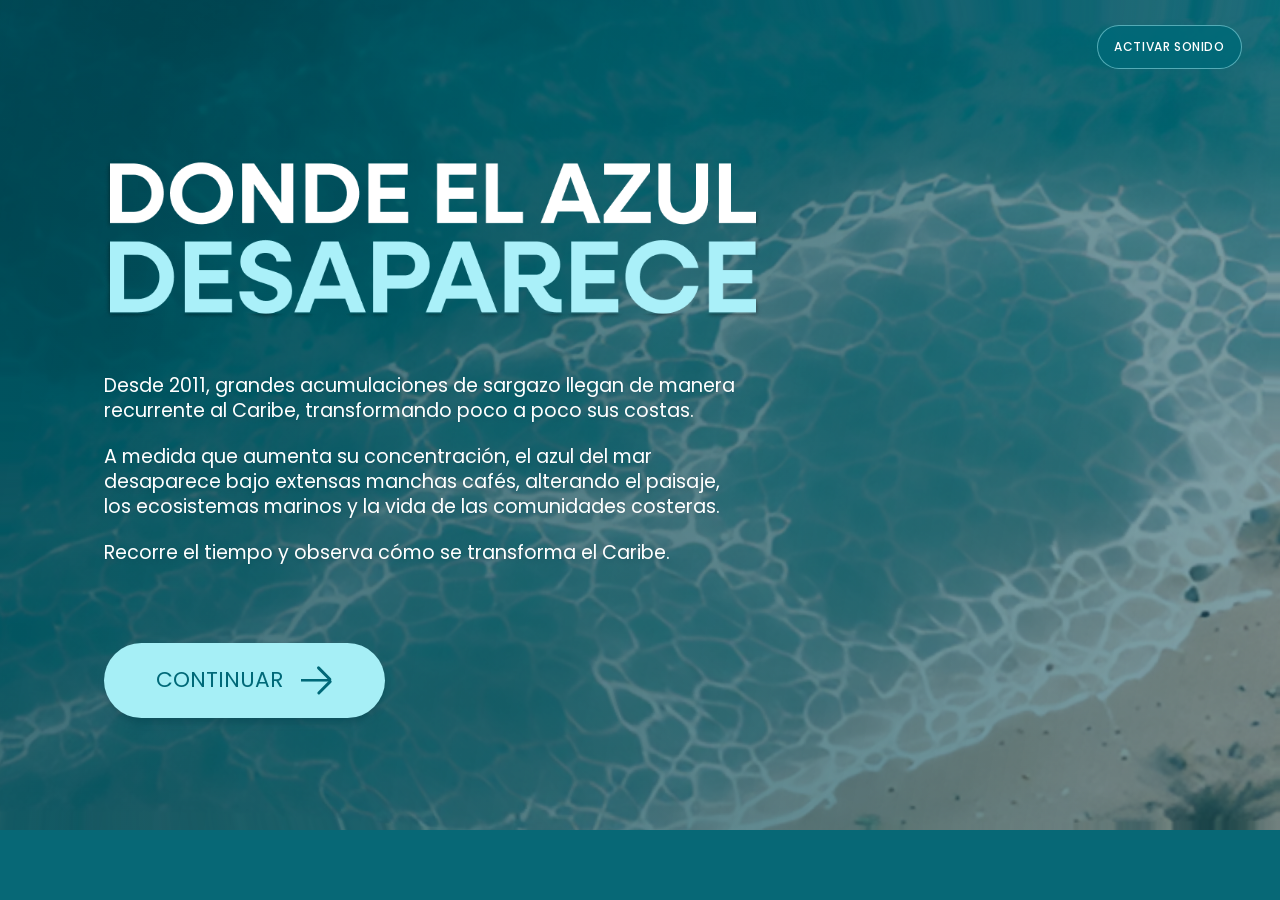
<file: index.html>
<!doctype html>
<html lang="es">
<head>
  <meta charset="UTF-8">
  <meta name="viewport" content="width=device-width, initial-scale=1">
  <title>Donde el azul desaparece</title>
  <link rel="stylesheet" href="styles.css?v=manual-1">
  <script src="script.js?v=manual-1" defer></script>
</head>
<body>
  <main id="sargazo-app" data-page="intro" aria-label="Donde el azul desaparece">
    <canvas class="ocean" aria-label="Evolución visual de la concentración de sargazo"></canvas>
    <div class="shade" aria-hidden="true"></div>
    <button class="sound" type="button" aria-pressed="false" aria-label="Activar sonido de las olas">ACTIVAR SONIDO</button>
    <section class="landing" aria-label="Introducción">
      <h1 class="brand-title"><img src="assets/NombreAzul.png" alt="DONDE EL AZUL DESAPARECE" width="888" height="220"></h1>
      <div class="intro-copy">
        <p><span class="copy-line">Desde 2011, grandes acumulaciones de sargazo llegan de manera </span><span class="copy-line">recurrente al Caribe, transformando poco a poco sus&nbsp;costas.</span></p>
        <p><span class="copy-line">A medida que aumenta su concentración, el azul del mar </span><span class="copy-line">desaparece bajo extensas manchas cafés, alterando el paisaje, </span><span class="copy-line">los ecosistemas marinos y la vida de las comunidades&nbsp;costeras.</span></p>
        <p><span class="copy-line">Recorre el tiempo y observa cómo se transforma el&nbsp;Caribe.</span></p>
      </div>
      <a class="intro-continue" href="simulacion.html">CONTINUAR <span class="continue-arrow" aria-hidden="true"></span></a>
    </section>
    <div class="sr-only" data-status role="status" aria-live="polite">Cargando el mar.</div>
  </main>
</body>
</html>
</file>
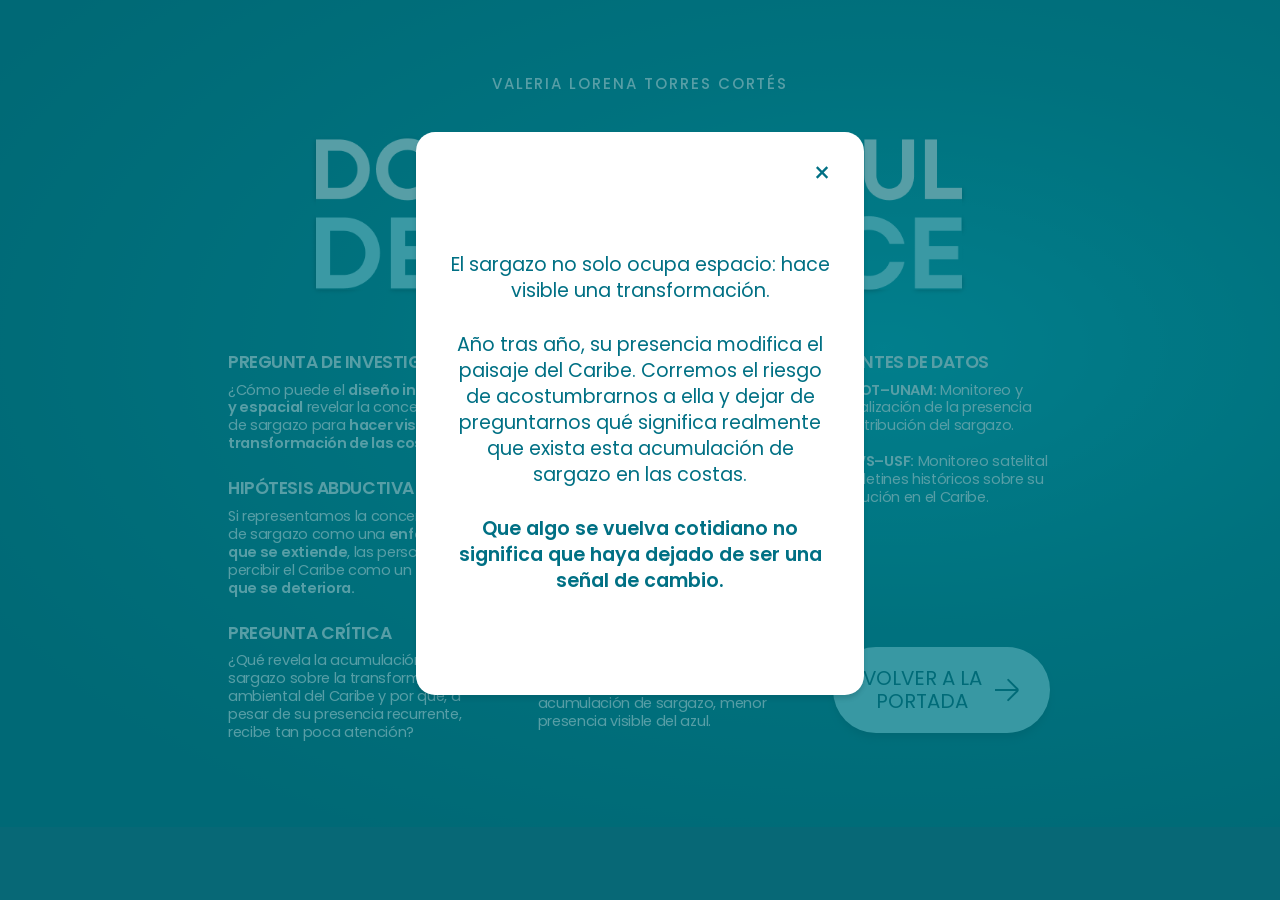
<file: concepto.html>
<!doctype html>
<html lang="es">
<head>
  <meta charset="UTF-8">
  <meta name="viewport" content="width=device-width, initial-scale=1">
  <title>Proceso conceptual — Donde el azul desaparece</title>
  <link rel="stylesheet" href="styles.css?v=manual-1">
  <script src="script.js?v=manual-1" defer></script>
</head>
<body>
  <main id="sargazo-app" data-page="concept" aria-label="Proceso conceptual">
    <section class="concept-page" aria-label="Proceso conceptual">
      <div class="concept-content">
        <p class="concept-author">VALERIA LORENA TORRES CORTÉS</p>
        <h2 class="concept-title"><img src="assets/NombreAzul.png" alt="Donde el azul desaparece"></h2>
        <div class="concept-columns">
          <div>
            <section><h3>PREGUNTA DE INVESTIGACIÓN</h3><p>¿Cómo puede el <strong>diseño interactivo</strong><br class="reference-break"> <strong>y espacial</strong> revelar la concentración<br class="reference-break"> de sargazo para <strong>hacer visible la</strong><br class="reference-break"> <strong>transformación de las costas del Caribe?</strong></p></section>
            <section><h3>HIPÓTESIS ABDUCTIVA</h3><p>Si representamos la concentración<br class="reference-break"> de sargazo como una <strong>enfermedad</strong><br class="reference-break"> <strong>que se extiende</strong>, las personas podrían<br class="reference-break"> percibir el Caribe como un <strong>cuerpo</strong><br class="reference-break"> <strong>que se deteriora.</strong></p></section>
            <section><h3>PREGUNTA CRÍTICA</h3><p>¿Qué revela la acumulación de<br class="reference-break"> sargazo sobre la transformación<br class="reference-break"> ambiental del Caribe y por qué, a<br class="reference-break"> pesar de su presencia recurrente,<br class="reference-break"> recibe tan poca atención?</p></section>
          </div>
          <div>
            <section><h3>CONCEPTO</h3><p>Explorar la concentración de<br class="reference-break"> sargazo mediante la metáfora de un<br class="reference-break"> virus que se propaga por el Caribe,<br class="reference-break"> con el propósito de representar su<br class="reference-break"> paisaje como un cuerpo que se<br class="reference-break"> deteriora progresivamente.</p></section>
            <section><h3>METÁFORAS</h3><p><strong>Cuerpo de agua:</strong> doble sentido; el<br class="reference-break"> Caribe es un cuerpo de agua, pero<br class="reference-break"> también se representa visualmente<br class="reference-break"> como un cuerpo humano.</p><p><strong>Virus:</strong> el sargazo funciona como una<br class="reference-break"> presencia que se propaga y altera<br class="reference-break"> progresivamente ese cuerpo.</p><p><strong>El azul desaparece:</strong> a mayor<br class="reference-break"> acumulación de sargazo, menor<br class="reference-break"> presencia visible del azul.</p></section>
          </div>
          <div class="concept-sources">
            <section><h3>FUENTES DE DATOS</h3><p><a href="https://www.lanot.unam.mx/home/sargazo/" target="_blank" rel="noopener noreferrer"><strong>LANOT–UNAM:</strong></a> Monitoreo y<br class="reference-break"> visualización de la presencia<br class="reference-break"> y distribución del sargazo.</p><p class="source-gap"><a href="https://optics.marine.usf.edu/projects/saws.html" target="_blank" rel="noopener noreferrer"><strong>SaWS–USF:</strong></a> Monitoreo satelital<br class="reference-break"> y boletines históricos sobre su<br class="reference-break"> evolución en el Caribe.</p></section>
            <a class="return-home" href="index.html" aria-label="Volver a la portada y reiniciar la simulación"><span class="return-label">VOLVER A LA<br>PORTADA</span><span class="continue-arrow" aria-hidden="true"></span></a>
          </div>
        </div>
      </div>
      <div class="reflection-overlay">
        <div class="reflection-card" role="dialog" aria-modal="true" aria-label="Una señal de cambio" aria-describedby="reflection-copy">
          <button class="reflection-close" type="button" aria-label="Cerrar reflexión y ver el proceso conceptual">×</button>
          <div id="reflection-copy">
            <p>El sargazo no solo ocupa espacio: hace visible una transformación.</p>
            <p>Año tras año, su presencia modifica el paisaje del Caribe. Corremos el riesgo de acostumbrarnos a ella y dejar de preguntarnos qué significa realmente que exista esta acumulación de sargazo en las costas.</p>
            <p><strong>Que algo se vuelva cotidiano no significa que haya dejado de ser una señal de cambio.</strong></p>
          </div>
        </div>
      </div>
    </section>
  </main>
</body>
</html>
</file>
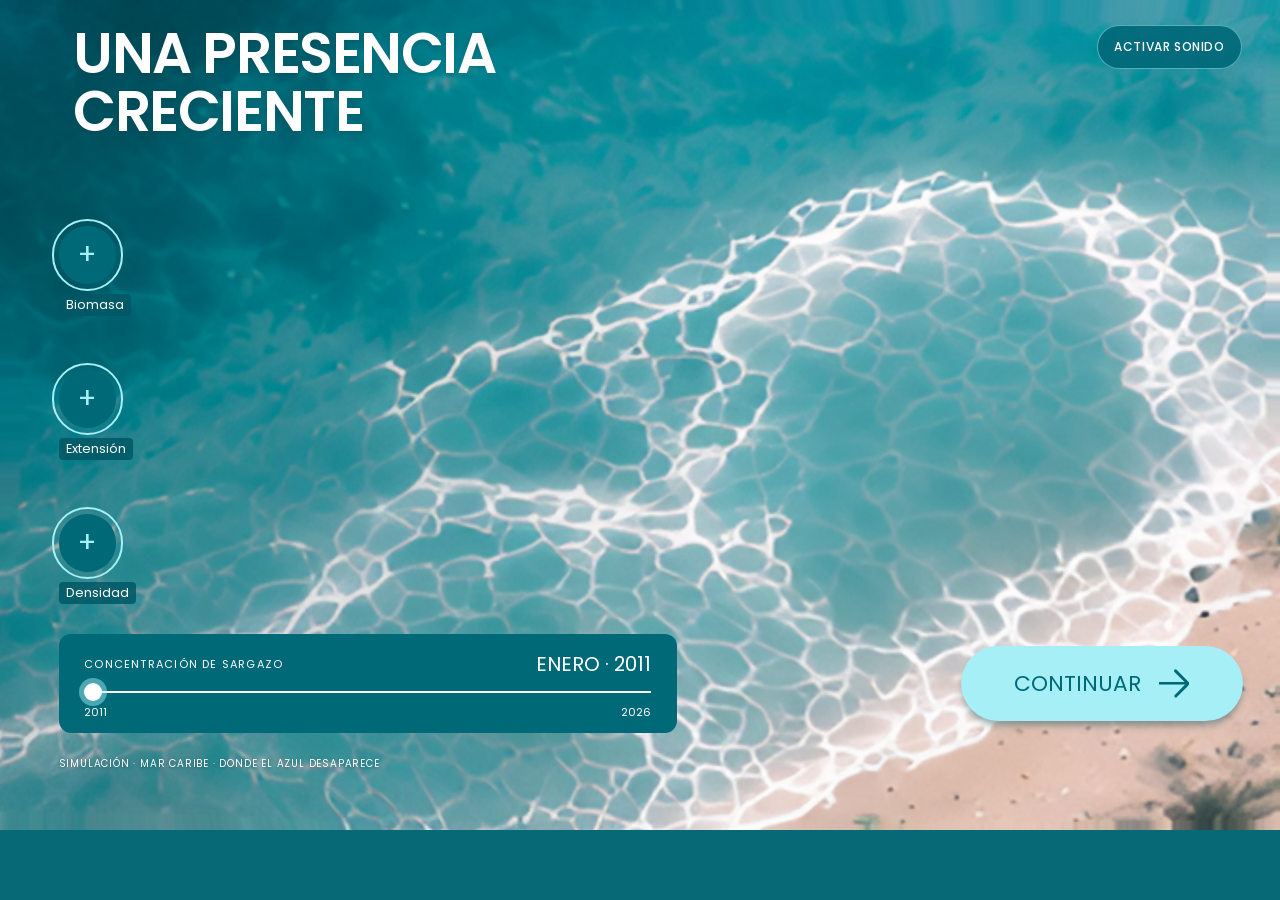
<file: simulacion.html>
<!doctype html>
<html lang="es">
<head>
  <meta charset="UTF-8">
  <meta name="viewport" content="width=device-width, initial-scale=1">
  <title>Una presencia creciente — Sargazo</title>
  <link rel="stylesheet" href="styles.css?v=manual-1">
  <script src="script.js?v=manual-1" defer></script>
</head>
<body>
  <main id="sargazo-app" data-page="simulation" aria-label="Simulador de concentración de sargazo">
    <canvas class="ocean" aria-label="Evolución visual de la concentración de sargazo"></canvas>
    <div class="shade" aria-hidden="true"></div>
    <button class="sound" type="button" aria-pressed="false" aria-label="Activar sonido de las olas">ACTIVAR SONIDO</button>
    <h1>UNA PRESENCIA<br>CRECIENTE</h1>
    <section class="metrics" aria-label="Mediciones simuladas">
      <div class="metric-item">
        <button class="metric-marker" type="button" data-reveal="biomass" aria-expanded="false" aria-controls="biomass-detail" aria-label="Mostrar biomasa">
          <span class="marker-symbol" aria-hidden="true">+</span>
          <span class="marker-label" aria-hidden="true">Biomasa</span>
          <span class="metric" id="biomass-detail" hidden>
            <span class="value"><span data-biomass>1.7</span> M <small class="mass-unit">t</small></span>
            <span class="label">Biomasa</span>
          </span>
        </button>
        <p class="metric-explanation" id="biomass-explanation" hidden><span class="description-line">Cantidad total de </span><span class="description-line">sargazo presente </span><span class="description-line">en una zona.</span></p>
      </div>
      <div class="metric-item">
        <button class="metric-marker" type="button" data-reveal="area" aria-expanded="false" aria-controls="area-detail" aria-label="Mostrar extensión">
          <span class="marker-symbol" aria-hidden="true">+</span>
          <span class="marker-label" aria-hidden="true">Extensión</span>
          <span class="metric" id="area-detail" hidden>
            <span class="value"><span data-area>1,584</span> KM<sup>2</sup></span>
            <span class="label">Extensión</span>
          </span>
        </button>
        <p class="metric-explanation" id="area-explanation" hidden><span class="description-line">Superficie del mar </span><span class="description-line">donde se detecta </span><span class="description-line">presencia de sargazo.</span></p>
      </div>
      <div class="metric-item">
        <button class="metric-marker" type="button" data-reveal="density" aria-expanded="false" aria-controls="density-detail" aria-label="Mostrar densidad">
          <span class="marker-symbol" aria-hidden="true">+</span>
          <span class="marker-label" aria-hidden="true">Densidad</span>
          <span class="metric" id="density-detail" hidden>
            <span class="value"><span data-density>2.0</span> %</span>
            <span class="label">Densidad</span>
            <span class="density-level" data-density-level>Baja</span>
          </span>
        </button>
        <p class="metric-explanation" id="density-explanation" hidden><span class="description-line">Porcentaje de la </span><span class="description-line">superficie cubierta </span><span class="description-line">por sargazo.</span></p>
      </div>
    </section>
    <div class="bottom">
      <section class="timeline" aria-label="Línea del tiempo">
        <div class="timeline-header"><label for="sargazo-time">CONCENTRACIÓN DE SARGAZO</label><output data-date for="sargazo-time">ENERO · 2011</output></div>
        <input id="sargazo-time" type="range" min="0" max="10000" step="1" value="0" aria-label="Recorrer la evolución del sargazo" disabled>
        <div class="years"><span>2011</span><span>2026</span></div>
      </section>
      <button class="play" type="button" disabled><span data-action>CARGANDO</span><span class="continue-arrow" data-icon aria-hidden="true">→</span></button>
    </div>
    <div class="simulation">SIMULACIÓN · MAR CARIBE · DONDE EL AZUL DESAPARECE</div>
    <div class="sr-only" data-status role="status" aria-live="polite">Cargando la secuencia.</div>
  </main>
</body>
</html>
</file>
<file: styles.css>
@import url('https://fonts.googleapis.com/css2?family=Poppins:wght@400;500;600;700&display=swap');
/* Poppins se carga desde Google Fonts; sans-serif queda como respaldo. */
html, body { margin: 0; min-height: 100%; background: #076876; }
#sargazo-app { --petrol: #006978; --ice: #a6eff6; position: relative; isolation: isolate; container-type: inline-size; width: 100%; aspect-ratio: 1546 / 1002; overflow: hidden; background: #076876; color: #fff; font-family: 'Poppins', sans-serif; }
#sargazo-app * { box-sizing: border-box; }
#sargazo-app .ocean, #sargazo-app .shade { position: absolute; inset: 0; width: 100%; height: 100%; }
#sargazo-app .ocean { z-index: -2; }
#sargazo-app .shade { z-index: -1; background: linear-gradient(105deg, rgba(0,39,45,.23), transparent 58%); pointer-events: none; }
#sargazo-app h1 { position: absolute; top: 7.9%; left: 5.7%; margin: 0; font-size: min(80px, 4.3908cqw); line-height: 1.03; font-weight: 600; letter-spacing: -.025em; color: #fff; text-shadow: 0 3px 5px #003f4640; }
#sargazo-app .metrics { position: absolute; top: 29%; left: 4.58%; display: flex; flex-direction: column; align-items: flex-start; gap: 2.65cqw; }
#sargazo-app .metric-item { height: 8.6cqw; }
#sargazo-app .metric-marker { position: relative; isolation: isolate; display: block; width: max(44px, 4.5cqw); height: max(44px, 4.5cqw); padding: 0; border: 0; border-radius: 50%; color: #fff; background: var(--petrol); font-family: 'Poppins', sans-serif; text-align: left; cursor: pointer; transition: width .4s ease, height .4s ease, border-radius .4s ease; }
#sargazo-app .metric-marker::before { content: ''; position: absolute; inset: -7px; z-index: -1; border: 2px solid var(--ice); border-radius: 50%; pointer-events: none; animation: sargazo-pulse 1.9s ease-in-out infinite; }
#sargazo-app .marker-symbol { display: grid; place-items: center; position: absolute; inset: 0; color: var(--ice); font-size: max(24px, 2.2cqw); animation: sargazo-blink 1.9s ease-in-out infinite; }
#sargazo-app .marker-label { position: absolute; top: calc(100% + 10px); left: 0; padding: 2px 7px; border-radius: 4px; background: #005766d9; color: #fff; font-size: max(12px, 1cqw); }
#sargazo-app .metric-marker[aria-expanded="true"] { width: max-content; min-width: 13cqw; height: 8.6cqw; border-radius: .9cqw; }
#sargazo-app .metric-marker[data-reveal="area"][aria-expanded="true"] { width: max-content; min-width: 16cqw; }
#sargazo-app .metric-marker[aria-expanded="true"]::before { animation: none; opacity: 0; }
#sargazo-app .metric-marker[aria-expanded="true"] .marker-symbol, #sargazo-app .metric-marker[aria-expanded="true"] .marker-label { display: none; }
#sargazo-app .metric { position: relative; height: 100%; display: flex; flex-direction: column; justify-content: center; padding: 1.2cqw; animation: sargazo-reveal .4s ease both; }
#sargazo-app .metric[hidden] { display: none; }
@keyframes sargazo-pulse { 0%, 100% { opacity: .18; transform: scale(.88); } 50% { opacity: .85; transform: scale(1.16); } }
@keyframes sargazo-blink { 0%, 100% { opacity: .45; } 50% { opacity: 1; } }
@keyframes sargazo-reveal { 0%, 40% { opacity: 0; } 100% { opacity: 1; } }
#sargazo-app .value { font-size: 3.1cqw; line-height: 1.16; font-weight: 600; white-space: nowrap; font-variant-numeric: tabular-nums; }
#sargazo-app .value sup { font-size: .48em; vertical-align: super; }
#sargazo-app .label { margin-top: .45cqw; font-size: 1.5cqw; line-height: 1.3; }
#sargazo-app .bottom { position: absolute; left: 4.58%; right: 2.9%; bottom: 6.8%; display: flex; align-items: center; justify-content: space-between; gap: 5%; }
#sargazo-app .timeline { width: 52.2%; background: var(--petrol); border-radius: .95cqw; padding: 1.15cqw 2cqw .9cqw; }
#sargazo-app .timeline-header { display: flex; align-items: center; justify-content: space-between; gap: 8px; }
#sargazo-app .timeline-header label { font-size: max(11px,.78cqw); letter-spacing: .11em; }
#sargazo-app [data-date] { color: #fff; font-size: 1.55cqw; white-space: nowrap; }
#sargazo-app input[type=range] { appearance: none; display: block; width: 100%; height: 25px; margin: 0; background: transparent; cursor: ew-resize; accent-color: #fff; }
#sargazo-app input[type=range]::-webkit-slider-runnable-track { height: 2px; background: #fff; }
#sargazo-app input[type=range]::-moz-range-track { height: 2px; background: #fff; }
#sargazo-app input[type=range]::-webkit-slider-thumb { appearance: none; height: 18px; width: 18px; margin-top: -8px; border-radius: 50%; background: white; border: 0; box-shadow: 0 0 0 5px #a6eff677; }
#sargazo-app input[type=range]::-moz-range-thumb { height: 18px; width: 18px; border-radius: 50%; background: white; border: 0; box-shadow: 0 0 0 5px #a6eff677; }
#sargazo-app .years { display: flex; justify-content: space-between; font-size: max(11px,.7cqw); }
#sargazo-app .play { display: flex; align-items: center; justify-content: center; gap: 1.2cqw; width: 23.7%; min-height: 5.8cqw; padding: 1.25cqw; border: 0; border-radius: 100px; background: var(--ice); color: var(--petrol); font: 500 1.8cqw 'Poppins', sans-serif; cursor: pointer; }
#sargazo-app .play:hover { background: #c4f8fc; }
#sargazo-app .play:disabled { cursor: wait; }
#sargazo-app [data-icon] { font-size: 2.6cqw; line-height: 1; }
#sargazo-app .simulation { position: absolute; left: 4.58%; bottom: 2.1%; padding: 4px 7px; border-radius: 3px; background: #005766cc; color: #fff; font-size: max(10px,.65cqw); letter-spacing: .08em; }
#sargazo-app .sr-only { position: absolute; width: 1px; height: 1px; padding: 0; margin: -1px; overflow: hidden; clip: rect(0,0,0,0); white-space: nowrap; }
#sargazo-app :focus-visible { outline: 3px solid white; outline-offset: 6px; }
@media (prefers-reduced-motion: reduce) {
  #sargazo-app .metric-marker::before, #sargazo-app .marker-symbol, #sargazo-app .metric { animation: none; }
  #sargazo-app .metric-marker { transition: none; }
}

#sargazo-app .metric-marker[data-reveal="density"][aria-expanded="true"] { width: max-content; min-width: 8.7cqw; }
#sargazo-app .density-level { display: block; font-size: 1.05cqw; line-height: 1.3; font-weight: 400; text-transform: uppercase; margin-top: .2cqw; }
#sargazo-app .sound { position: absolute; z-index: 2; top: 3%; right: 3%; padding: 11px 16px; border: 1px solid #a6eff680; border-radius: 30px; background: #006978e8; color: #fff; font: 500 12px 'Poppins', sans-serif; letter-spacing: .05em; cursor: pointer; min-height: 44px; }
#sargazo-app .sound[aria-pressed="true"] { background: #a6eff6; color: #006978; }
@media (max-width: 700px) { #sargazo-app .sound { top: 14px; right: 14px; font-size: 11px; padding: 8px 12px; } }

#sargazo-app .mass-unit { font-size: 1em; font-weight: inherit; }

/* En pantallas estrechas el flujo reserva espacio real para cada bloque. */
@media (max-width: 900px) {
  #sargazo-app { aspect-ratio: auto; padding: 90px 4.58% 24px; display: flex; flex-direction: column; gap: 32px; }
  #sargazo-app h1 { position: static; font-size: clamp(28px,7cqw,60px); }
  #sargazo-app .metrics { position: static; gap: 24px; }
  #sargazo-app .metric-item { height: 104px; }
  #sargazo-app .metric-marker[aria-expanded="true"] { height: 104px; width: max-content; min-width: 140px; border-radius: 10px; }
  #sargazo-app .metric-marker[data-reveal="area"][aria-expanded="true"] { width: max-content; min-width: 190px; }
  #sargazo-app .metric-marker[data-reveal="density"][aria-expanded="true"] { width: max-content; min-width: 120px; }
  #sargazo-app .metric { padding: 14px 18px; }
  #sargazo-app .value { font-size: clamp(22px,6cqw,32px); }
  #sargazo-app .label { font-size: clamp(15px,4cqw,20px); }
  #sargazo-app .density-level { font-size: 13px; }
  #sargazo-app .bottom { position: static; display: flex; flex-wrap: wrap; gap: 22px; }
  #sargazo-app .timeline { width: 100%; padding: 14px 18px 10px; border-radius: 10px; }
  #sargazo-app .timeline-header { gap: 12px; flex-wrap: wrap; }
  #sargazo-app .timeline-header label { font-size: 11px; }
  #sargazo-app [data-date] { font-size: 18px; margin-left: auto; }
  #sargazo-app input[type=range] { height: 34px; }
  #sargazo-app .play { margin-left: auto; width: 220px; max-width: 100%; min-height: 54px; font-size: 18px; gap: 14px; }
  #sargazo-app [data-icon] { font-size: 24px; }
  #sargazo-app .simulation { position: static; align-self: flex-start; font-size: 10px; }
  #sargazo-app .sound { top: 16px; right: 4.58%; }
}
#sargazo-app #density-detail { padding-top: .5cqw; padding-bottom: .5cqw; }
@media (max-width: 900px) {
  #sargazo-app #density-detail { padding-top: 12px; padding-bottom: 12px; }
}

/* Portada: comparte exclusivamente el fondo animado con el simulador. */
#sargazo-app .landing { position: absolute; inset: 19% 8.1% 13.5%; display: flex; flex-direction: column; align-items: flex-start; gap: 4.2cqw; }
#sargazo-app .landing h1 { position: static; font-size: 6.4cqw; line-height: 1; font-weight: 600; letter-spacing: -.025em; }
#sargazo-app .landing h1 span { color: var(--ice); font-size: 1.12em; }
#sargazo-app .intro-copy { max-width: 48cqw; font-size: 1.5cqw; line-height: 1.3; font-weight: 400; text-shadow: 0 2px 4px #00454e40; }
#sargazo-app .intro-copy p { margin: 0 0 1.65cqw; }
#sargazo-app .intro-copy p:last-child { margin-bottom: 0; }
#sargazo-app :is(.intro-continue, .return-home) { display: flex; align-items: center; justify-content: center; gap: 1.4cqw; width: 22cqw; min-height: 5.8cqw; margin-top: auto; border-radius: 100px; background: var(--ice); color: var(--petrol); font-size: 1.8cqw; font-weight: 500; text-decoration: none; box-shadow: 0 3px 4px #003a4b30; }
#sargazo-app :is(.intro-continue, .return-home) span { font-size: 2.8cqw; }
#sargazo-app[data-page="intro"] .shade { background: linear-gradient(100deg,#005e68a6 0%,#005c6660 60%,#005c6633 100%); }
#sargazo-app[data-page="intro"] .simulation-ui { display: none; }
#sargazo-app[data-page="simulation"] .landing { display: none; }
#sargazo-app .simulation-ui { display: contents; }
@media (max-width: 900px) {
  #sargazo-app[data-page="intro"] { min-height: 720px; }
  #sargazo-app .landing { position: static; gap: 36px; }
  #sargazo-app .landing h1 { font-size: clamp(27px,6.4cqw,58px); }
  #sargazo-app .intro-copy { max-width: 600px; font-size: clamp(16px,2cqw,20px); line-height: 1.5; }
  #sargazo-app .intro-copy p { margin-bottom: 22px; }
  #sargazo-app :is(.intro-continue, .return-home) { width: 230px; min-height: 58px; font-size: 18px; gap: 18px; }
  #sargazo-app :is(.intro-continue, .return-home) span { font-size: 28px; }
}

/* Marca suministrada: proporción y transparencia originales. */
#sargazo-app .landing .brand-title { width: 51.4cqw; max-width: 100%; margin: 0; line-height: 0; }
#sargazo-app .brand-title img { display: block; width: 100%; height: auto; }
/* Un único diseño de CONTINUAR para ambas pantallas. */
#sargazo-app :is(.intro-continue, .return-home), #sargazo-app .play {
  --arrow-size: 2.5cqw;
  width: 22cqw; height: 5.83cqw; min-height: 0; flex-shrink: 0;
  display: flex; align-items: center; justify-content: center; gap: 1.4cqw;
  padding: 0 2cqw; border: 0; border-radius: 999px;
  background: #a6eff6; color: #006978;
  font-family: 'Poppins', sans-serif; font-size: 1.7cqw; font-weight: 400;
  line-height: 1; text-decoration: none;
  box-shadow: 0 .48cqw .6cqw -.12cqw #003e4c66;
}
#sargazo-app :is(.intro-continue, .return-home):hover, #sargazo-app .play:hover { background: #a6eff6; }
#sargazo-app :is(.intro-continue, .return-home) .continue-arrow,
#sargazo-app .play[data-mode="continue"] .continue-arrow {
  position: relative; display: block; flex: 0 0 var(--arrow-size);
  width: var(--arrow-size); height: var(--arrow-size); font-size: 0;
}
#sargazo-app :is(.intro-continue, .return-home) .continue-arrow::before,
#sargazo-app .play[data-mode="continue"] .continue-arrow::before {
  content: ''; position: absolute; width: 90%; height: 8%; top: 46%; left: 0;
  border-radius: 10px; background: currentColor;
}
#sargazo-app :is(.intro-continue, .return-home) .continue-arrow::after,
#sargazo-app .play[data-mode="continue"] .continue-arrow::after {
  content: ''; position: absolute; width: 62%; height: 62%; top: 19%; right: 7%;
  border-top: calc(var(--arrow-size)*.08) solid currentColor;
  border-right: calc(var(--arrow-size)*.08) solid currentColor;
  border-radius: 2px; transform: rotate(45deg);
}
@media (max-width: 900px) {
  #sargazo-app .landing .brand-title { width: min(100%, 600px); }
  #sargazo-app :is(.intro-continue, .return-home), #sargazo-app .play {
    --arrow-size: 28px; width: 240px; max-width: 100%; height: 64px;
    min-height: 64px; font-size: 19px; gap: 17px; padding: 0 20px;
    box-shadow: 0 6px 9px -2px #003e4c66;
  }
}

/* Explicaciones visibles únicamente cuando se revela su indicador. */
#sargazo-app .metric-item { display: flex; align-items: center; gap: 2.6cqw; }
#sargazo-app .metric-marker { flex-shrink: 0; }
#sargazo-app .metric-explanation { margin: 0; max-width: 28cqw; font-size: 1.5cqw; line-height: 1.3; font-weight: 400; color: #fff; text-shadow: 0 2px 5px #003b45b3; }
#sargazo-app .metric-explanation[hidden] { display: none; }
@media (max-width: 900px) {
  #sargazo-app .metrics { width: 100%; }
  #sargazo-app .metric-item { width: 100%; height: auto; min-height: 104px; flex-wrap: wrap; gap: 14px 22px; }
  #sargazo-app .metric-explanation { flex: 1 1 210px; max-width: 380px; font-size: 16px; line-height: 1.4; }
}

/* Cortes editoriales de las referencias, sin cambiar la jerarquía. */
#sargazo-app .intro-copy { width: max-content; max-width: 75cqw; }
#sargazo-app .copy-line { display: block; white-space: nowrap; }
#sargazo-app .metric-explanation { width: max-content; max-width: 22cqw; }
#sargazo-app .description-line { display: block; white-space: nowrap; }
@media (max-width: 900px) {
  #sargazo-app .intro-copy { width: 100%; max-width: 600px; }
  #sargazo-app .intro-copy p { text-wrap: pretty; }
  #sargazo-app .copy-line { display: inline; white-space: normal; }
  #sargazo-app .metric-explanation { flex: 0 1 auto; width: max-content; max-width: 100%; }
}
/* Los tres trazos de la flecha comparten el mismo punto de unión. */
#sargazo-app :is(.intro-continue, .return-home) .continue-arrow,
#sargazo-app .play[data-mode="continue"] .continue-arrow {
  background: linear-gradient(currentColor,currentColor) left center / 94% 8% no-repeat;
}
#sargazo-app :is(.intro-continue, .return-home) .continue-arrow::before,
#sargazo-app .play[data-mode="continue"] .continue-arrow::before,
#sargazo-app :is(.intro-continue, .return-home) .continue-arrow::after,
#sargazo-app .play[data-mode="continue"] .continue-arrow::after {
  width: 60%; height: 8%; top: 46%; right: 6%; left: auto;
  border: 0; border-radius: 999px; background: currentColor;
  transform-origin: right center;
}
#sargazo-app :is(.intro-continue, .return-home) .continue-arrow::before,
#sargazo-app .play[data-mode="continue"] .continue-arrow::before { transform: rotate(45deg); }
#sargazo-app :is(.intro-continue, .return-home) .continue-arrow::after,
#sargazo-app .play[data-mode="continue"] .continue-arrow::after { transform: rotate(-45deg); }
#sargazo-app .simulation { background: transparent; padding: 0; border: 0; border-radius: 0; box-shadow: none; text-shadow: 0 1px 3px #003e4c80; }
/* Descripciones secundarias más pequeñas que las etiquetas de los datos. */
#sargazo-app .metric-explanation { font-size: 1.2cqw; line-height: 1.4; }
@media (max-width: 900px) {
  #sargazo-app .metric-explanation { font-size: 14px; }
}
/* Segunda pantalla: contenido más alto y mayor margen inferior. */
@media (min-width: 901px) {
  #sargazo-app[data-page="simulation"] h1 { top: 3%; }
  #sargazo-app[data-page="simulation"] .metrics { top: 24.1%; }
  #sargazo-app[data-page="simulation"] .bottom { bottom: 11.7%; }
  #sargazo-app[data-page="simulation"] .simulation { bottom: 7%; }
}
@media (max-width: 900px) {
  #sargazo-app[data-page="simulation"] { padding-top: 72px; padding-bottom: 48px; }
}
/* Portada: mayor contraste para el logo y la introducción. */
#sargazo-app[data-page="intro"] .shade {
  background: linear-gradient(100deg, rgba(0,65,76,.76) 0%, rgba(0,65,76,.63) 60%, rgba(0,65,76,.48) 100%);
}

/* Pantalla final: proceso conceptual y reflexión inicial. */
#sargazo-app .concept-page { display: none; }
#sargazo-app[data-page="concept"] { aspect-ratio: 1470 / 955; background: radial-gradient(ellipse at 69% 42%, #04a4b5 0%, #007e8b 40%, #006572 82%); }
#sargazo-app[data-page="concept"] > :not(.concept-page) { display: none !important; }
#sargazo-app[data-page="concept"] .concept-page { display: flex; align-items: center; min-height: 64.965986cqw; color: #fff; }
#sargazo-app .concept-content { width: 100%; padding: 5.7cqw 17.8%; }
#sargazo-app .concept-author { margin: 0; text-align: center; font-size: 1.1cqw; font-weight: 500; letter-spacing: .13em; }
#sargazo-app .concept-title { margin: 3.5cqw auto 4.7cqw; width: 52cqw; max-width: 100%; line-height: 1; }
#sargazo-app .concept-title img { display: block; width: 100%; height: auto; }
#sargazo-app .concept-columns { display: grid; grid-template-columns: 1.08fr 1.02fr .9fr; gap: 3.1cqw; }
#sargazo-app .concept-columns section + section { margin-top: 2cqw; }
#sargazo-app .concept-columns h3 { margin: 0 0 .6cqw; font-size: 1.3cqw; line-height: 1.3; font-weight: 600; }
#sargazo-app .concept-columns p { margin: 0 0 .35cqw; font-size: 1.12cqw; line-height: 1.27; font-weight: 400; }
#sargazo-app .concept-columns section:last-child > p:last-child { margin-bottom: 0; }
#sargazo-app .concept-columns strong { font-weight: 600; }
#sargazo-app .concept-columns a { color: inherit; text-decoration: none; }
#sargazo-app .concept-columns a:hover { text-decoration: underline; }
#sargazo-app .concept-columns .source-gap { margin-top: 1.5cqw; }
#sargazo-app .reflection-overlay { position: absolute; inset: 0; z-index: 20; background: #006c79a8; display: grid; place-items: center; padding: 3cqw; }
#sargazo-app .reflection-overlay[hidden] { display: none; }
#sargazo-app .reflection-card { position: relative; display: flex; align-items: center; width: 35cqw; min-height: 44cqw; padding: 6.5cqw 2.5cqw 5cqw; background: #fff; color: #007084; border-radius: 1.5cqw; box-shadow: 0 .3cqw .35cqw #003b4433; text-align: center; }
#sargazo-app .reflection-card p { font-size: 1.5cqw; line-height: 1.35; margin: 0 0 2.2cqw; }
#sargazo-app .reflection-card p:last-child { margin-bottom: 0; }
#sargazo-app .reflection-card strong { font-weight: 600; }
#sargazo-app .reflection-close { position: absolute; top: 1.5cqw; right: 1.6cqw; width: 44px; height: 44px; display: grid; place-items: center; padding: 0; border: 0; background: transparent; color: #007084; font-family: inherit; font-size: max(28px,2.2cqw); line-height: 1; cursor: pointer; }
@media (max-width: 700px) {
  #sargazo-app[data-page="concept"] { aspect-ratio: auto; min-height: 680px; overflow: visible; }
  #sargazo-app .concept-content { padding: 40px 24px; }
  #sargazo-app .concept-author { font-size: 11px; }
  #sargazo-app .concept-title { width: 100%; margin: 32px 0 38px; }
  #sargazo-app .concept-columns { grid-template-columns: 1fr; gap: 26px; }
  #sargazo-app .concept-columns section + section { margin-top: 26px; }
  #sargazo-app .concept-columns h3 { font-size: 17px; margin-bottom: 10px; }
  #sargazo-app .concept-columns p { font-size: 15px; line-height: 1.45; margin-bottom: 7px; }
  #sargazo-app .concept-columns .source-gap { margin-top: 20px; }
  #sargazo-app .reflection-overlay { align-items: start; padding: 50px 16px; }
  #sargazo-app .reflection-card { width: min(100%,450px); min-height: 550px; padding: 76px 24px 40px; border-radius: 22px; }
  #sargazo-app .reflection-card p { font-size: 17px; line-height: 1.4; margin-bottom: 26px; }
  #sargazo-app .reflection-close { top: 12px; right: 12px; }
}

/* Regreso al inicio, alineado con la base de las columnas. */
#sargazo-app .concept-sources { display: flex; flex-direction: column; }
#sargazo-app .concept-sources .return-home { --arrow-size: 2cqw; width: 100%; height: 6.6cqw; min-height: 44px; margin-top: auto; padding: 1.1cqw 1.5cqw; gap: 1cqw; }
#sargazo-app .return-home .return-label { font-size: 1.55cqw; line-height: 1.15; text-align: center; }
@media (max-width: 700px) {
  #sargazo-app .concept-sources .return-home { --arrow-size: 26px; width: 250px; height: 80px; margin-top: 30px; padding: 16px 22px; gap: 18px; }
  #sargazo-app .return-home .return-label { font-size: 18px; }
}

/* Composición de referencia: lienzo de 1706 × 1102. */
@media (min-width: 701px) {
  #sargazo-app[data-page="concept"] { aspect-ratio: 1706 / 1102; }
  #sargazo-app[data-page="concept"] .concept-page { min-height: 64.595545cqw; display: block; }
  #sargazo-app .concept-content { position: relative; height: 64.595545cqw; padding: 0; }
  #sargazo-app .concept-author { position: absolute; top: 5.69cqw; left: 0; width: 100%; font-size: 1.17233cqw; line-height: 1.4; letter-spacing: .13em; }
  #sargazo-app .concept-title { position: absolute; top: 10.5cqw; left: 24.2cqw; width: 51.4cqw; max-width: none; margin: 0; }
  #sargazo-app .concept-columns { position: absolute; top: 27.49cqw; left: 17.81946cqw; width: 64.24384cqw; grid-template-columns: 21.102cqw 19.988cqw 16.999cqw; column-gap: 3.077cqw; }
  #sargazo-app .concept-columns h3 { font-size: 1.36cqw; line-height: 1.25; margin: 0 0 .62cqw; letter-spacing: -.025em; white-space: nowrap; }
  #sargazo-app .concept-columns p { font-size: 1.14cqw; line-height: 1.23; margin: 0 0 .32cqw; letter-spacing: -.022em; white-space: nowrap; }
  #sargazo-app .concept-columns section + section { margin-top: 1.93cqw; }
  #sargazo-app .concept-columns > div:first-child section + section { margin-top: 1.96cqw; }
  #sargazo-app .concept-columns .source-gap { margin-top: 1.41cqw; }
  #sargazo-app .concept-sources { position: relative; }
  #sargazo-app .concept-sources .return-home { position: absolute; top: 23.07cqw; left: 0; width: 16.999cqw; height: 6.68cqw; margin: 0; }
  #sargazo-app .return-home .return-label { font-size: 1.55cqw; line-height: 1.14; }
}
@media (max-width: 700px) {
  #sargazo-app .reference-break { display: none; }
}

/* Color del texto y la flecha del botón de regreso. */
#sargazo-app .concept-columns a.return-home,
#sargazo-app .concept-columns a.return-home .return-label,
#sargazo-app .concept-columns a.return-home .continue-arrow { color: #006978; }
</file>
